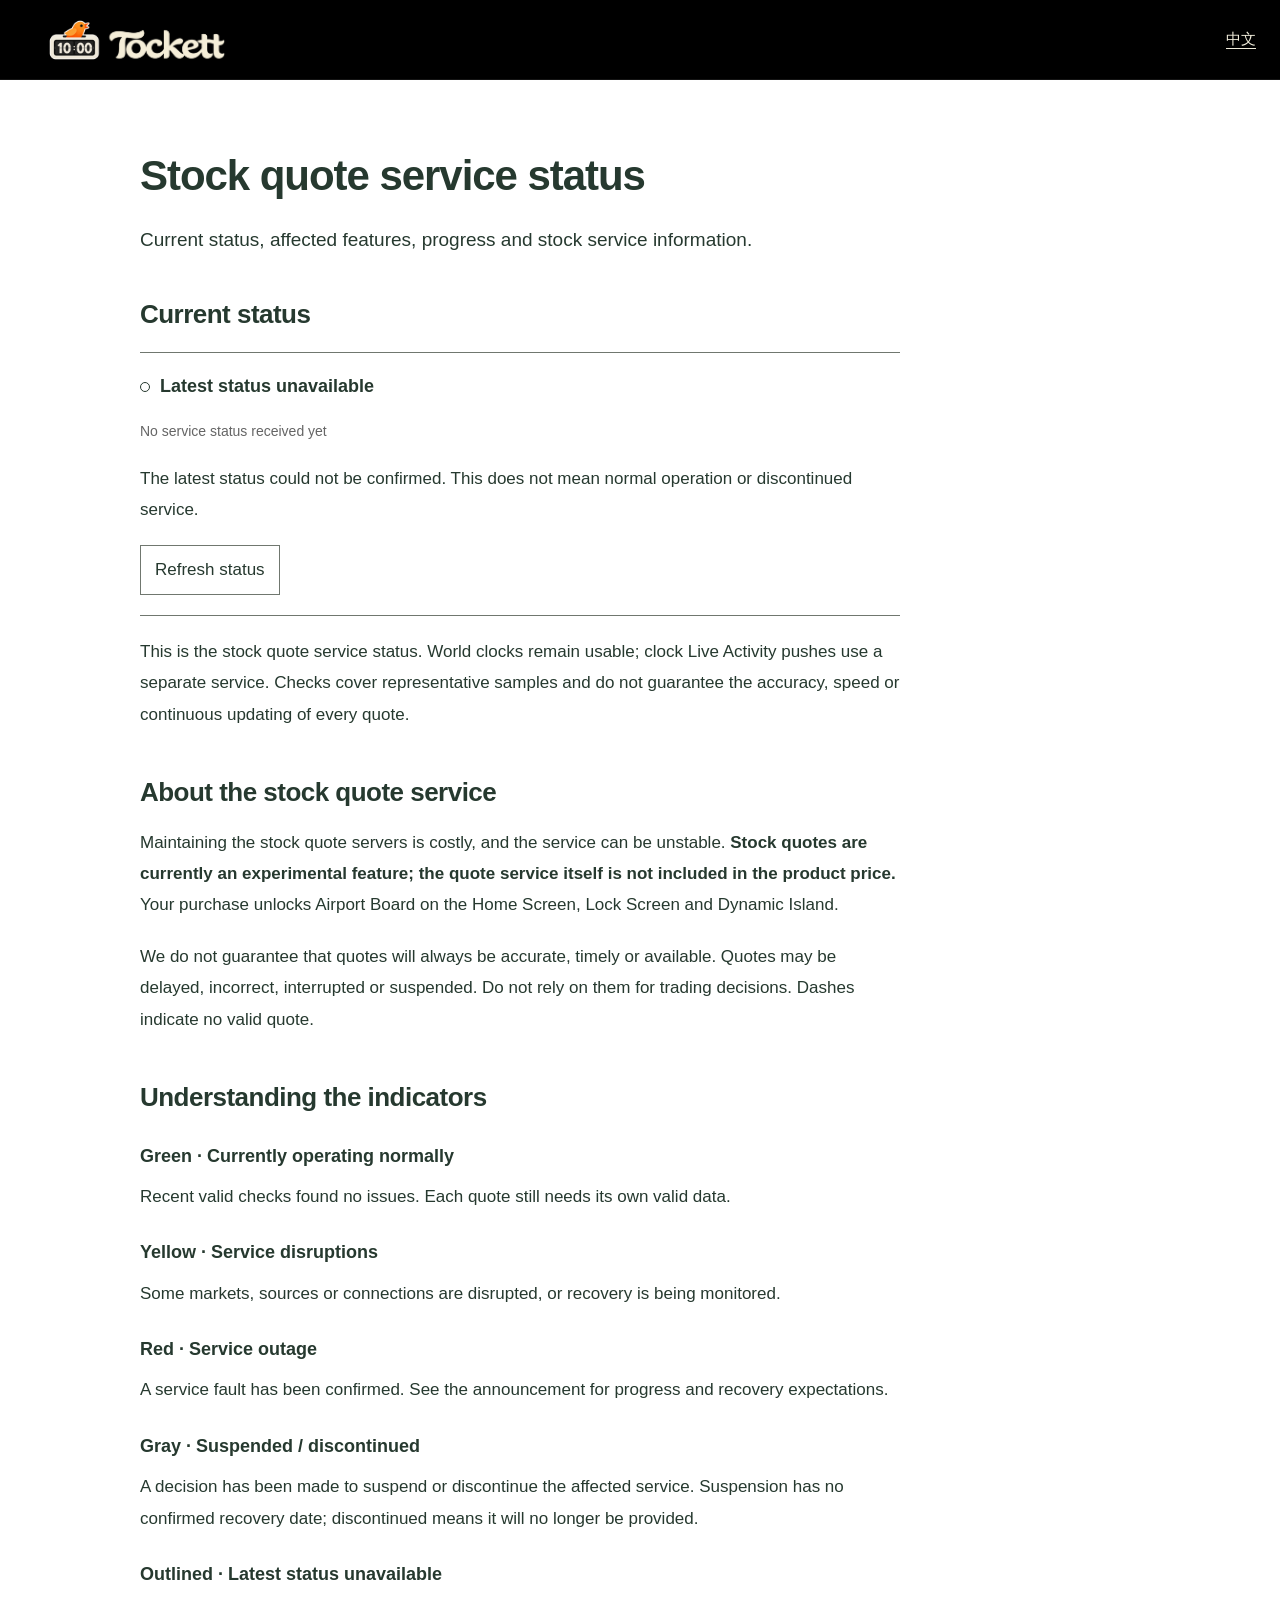
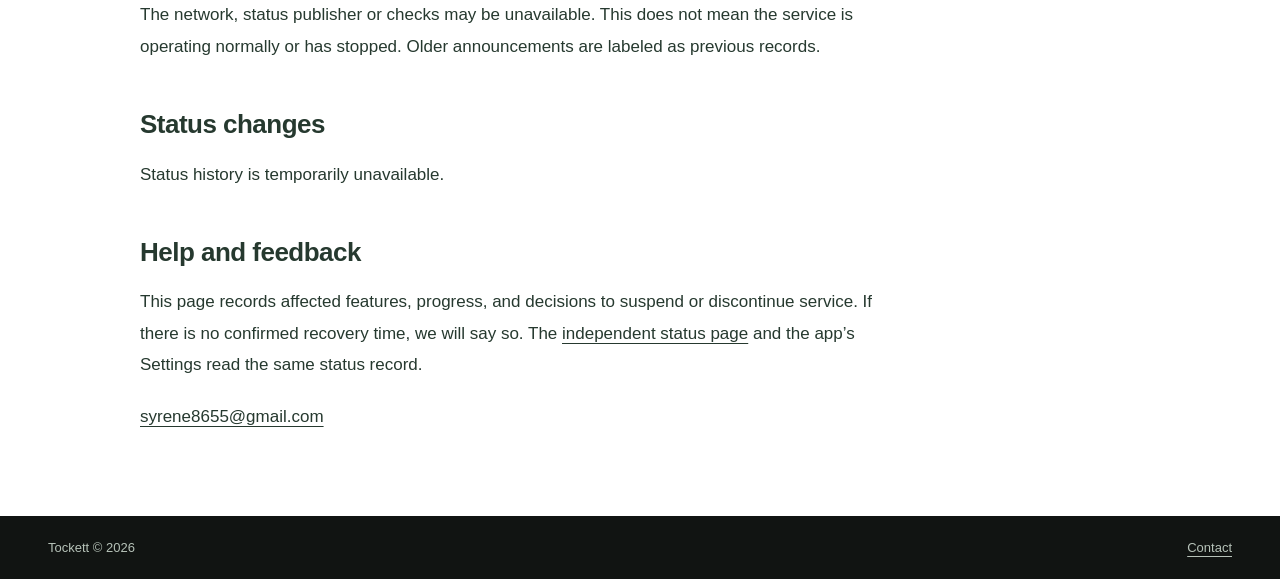
<file: public/index.html>
<!doctype html>
<html lang="en"><head><meta charset="utf-8"><meta name="viewport" content="width=device-width,initial-scale=1">
<title>Stock quote service status · Tockett</title><meta name="description" content="Current status, affected features, progress and stock service information.">
<link rel="stylesheet" href="./assets/content-site.css"><link rel="stylesheet" href="./assets/stock-status.css?v=0e6be5964e7a">
</head><body class="content-page status-standalone" id="top">
<header class="masthead"><img class="brand-lockup-img" src="./assets/tockett-01-standard-horizontal.svg" alt="Tockett" width="177.60152" height="42"><a href="zh/" lang="zh-CN">中文</a></header>
<main id="main" class="reading-shell"><div class="reading-heading"><h1>Stock quote service status</h1><p class="page-summary">Current status, affected features, progress and stock service information.</p></div><div class="reading-columns"><article class="reading-body"><h2 id="current-status">Current status</h2>
<section class="stock-service-status" data-stock-status data-language="en" aria-label="Stock quote service status">
<p class="stock-status-heading"><span class="stock-status-dot" data-state="unknown" aria-hidden="true"></span><strong data-status-title>Latest status unavailable</strong></p>
<p data-status-time>No service status received yet</p>
<p data-status-summary>Reading the independent status record. A failed request does not mean the service has stopped.</p>
<p data-status-scope></p><p data-status-detail></p>
<button type="button" class="stock-status-refresh">Refresh status</button>
</section>
<p>This is the stock quote service status. World clocks remain usable; clock Live Activity pushes use a separate service. Checks cover representative samples and do not guarantee the accuracy, speed or continuous updating of every quote.</p>
<h2 id="about">About the stock quote service</h2>
<p>Maintaining the stock quote servers is costly, and the service can be unstable. <strong>Stock quotes are currently an experimental feature; the quote service itself is not included in the product price.</strong> Your purchase unlocks Airport Board on the Home Screen, Lock Screen and Dynamic Island.</p>
<p>We do not guarantee that quotes will always be accurate, timely or available. Quotes may be delayed, incorrect, interrupted or suspended. Do not rely on them for trading decisions. Dashes indicate no valid quote.</p>
<h2 id="indicators">Understanding the indicators</h2>
<dl class="feature-definitions"><dt>Green · Currently operating normally</dt><dd>Recent valid checks found no issues. Each quote still needs its own valid data.</dd><dt>Yellow · Service disruptions</dt><dd>Some markets, sources or connections are disrupted, or recovery is being monitored.</dd><dt>Red · Service outage</dt><dd>A service fault has been confirmed. See the announcement for progress and recovery expectations.</dd><dt>Gray · Suspended / discontinued</dt><dd>A decision has been made to suspend or discontinue the affected service. Suspension has no confirmed recovery date; discontinued means it will no longer be provided.</dd><dt>Outlined · Latest status unavailable</dt><dd>The network, status publisher or checks may be unavailable. This does not mean the service is operating normally or has stopped. Older announcements are labeled as previous records.</dd></dl>
<h2 id="history">Status changes</h2>
<div class="stock-status-history" data-stock-history data-language="en"><p>Loading status history.</p></div>
<h2 id="contact">Help and feedback</h2>
<p>This page records affected features, progress, and decisions to suspend or discontinue service. If there is no confirmed recovery time, we will say so. The <a href="https://status.tockett.work/">independent status page</a> and the app’s Settings read the same status record.</p>
<p><a href="mailto:syrene8655@gmail.com">syrene8655@gmail.com</a></p>
</article></div></main>
<footer class="site-footer"><span>Tockett © 2026</span><a href="mailto:syrene8655@gmail.com">Contact</a></footer>
<script src="./assets/stock-status.js?v=0e6be5964e7a" defer></script></body></html>
</file>
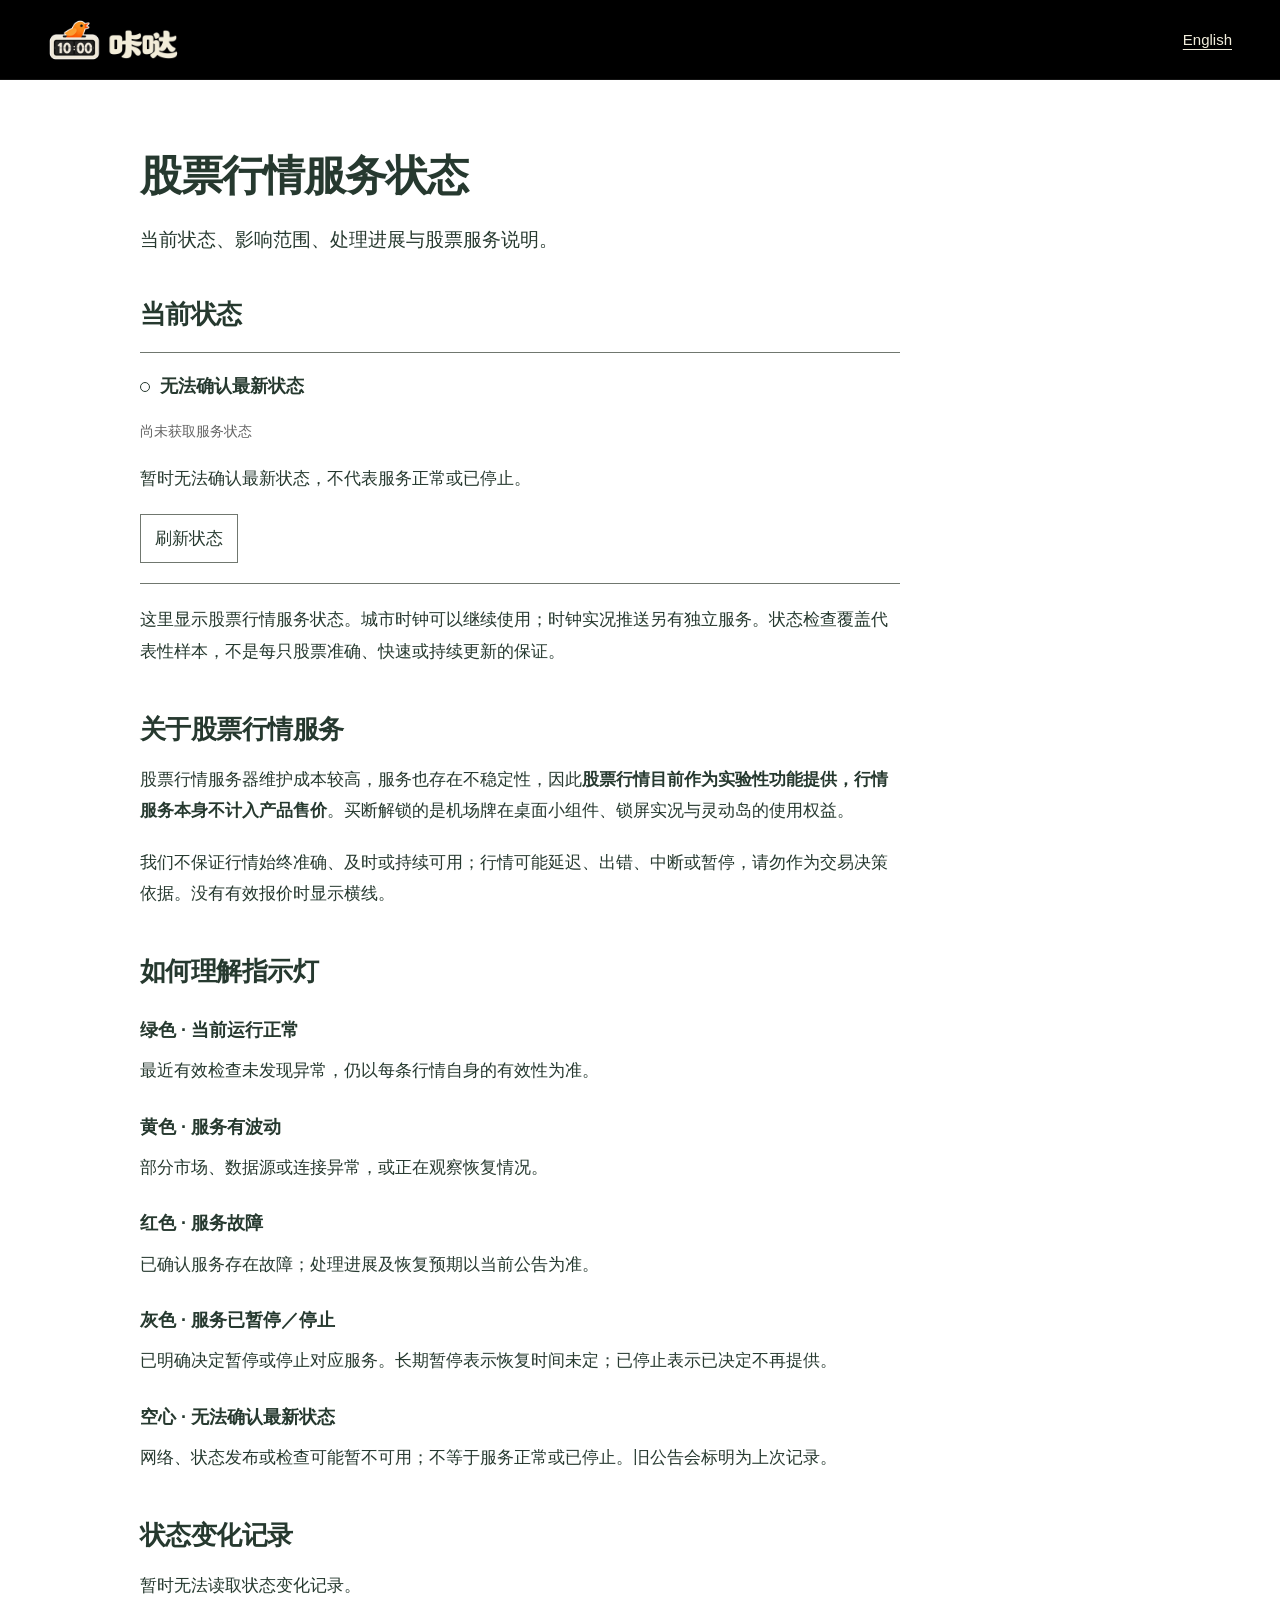
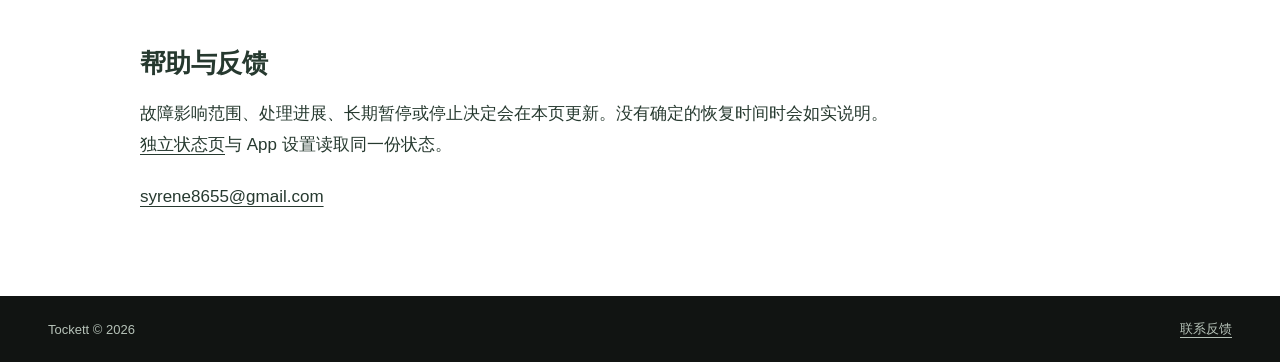
<file: public/zh/index.html>
<!doctype html>
<html lang="zh-CN"><head><meta charset="utf-8"><meta name="viewport" content="width=device-width,initial-scale=1">
<title>股票行情服务状态 · Tockett</title><meta name="description" content="当前状态、影响范围、处理进展与股票服务说明。">
<link rel="stylesheet" href="../assets/content-site.css"><link rel="stylesheet" href="../assets/stock-status.css?v=0e6be5964e7a">
</head><body class="content-page status-standalone" id="top">
<header class="masthead"><img class="brand-lockup-img" src="../assets/zh/tockett-zh-01-standard-horizontal.svg" alt="咔哒" width="130.58825917" height="42"><a href="../" lang="en">English</a></header>
<main id="main" class="reading-shell"><div class="reading-heading"><h1>股票行情服务状态</h1><p class="page-summary">当前状态、影响范围、处理进展与股票服务说明。</p></div><div class="reading-columns"><article class="reading-body"><h2 id="current-status">当前状态</h2>
<section class="stock-service-status" data-stock-status data-language="zh" aria-label="股票行情服务状态">
<p class="stock-status-heading"><span class="stock-status-dot" data-state="unknown" aria-hidden="true"></span><strong data-status-title>无法确认最新状态</strong></p>
<p data-status-time>尚未获取服务状态</p>
<p data-status-summary>正在读取独立状态记录；读取失败不代表服务已停止。</p>
<p data-status-scope></p><p data-status-detail></p>
<button type="button" class="stock-status-refresh">刷新状态</button>
</section>
<p>这里显示股票行情服务状态。城市时钟可以继续使用；时钟实况推送另有独立服务。状态检查覆盖代表性样本，不是每只股票准确、快速或持续更新的保证。</p>
<h2 id="about">关于股票行情服务</h2>
<p>股票行情服务器维护成本较高，服务也存在不稳定性，因此<strong>股票行情目前作为实验性功能提供，行情服务本身不计入产品售价</strong>。买断解锁的是机场牌在桌面小组件、锁屏实况与灵动岛的使用权益。</p>
<p>我们不保证行情始终准确、及时或持续可用；行情可能延迟、出错、中断或暂停，请勿作为交易决策依据。没有有效报价时显示横线。</p>
<h2 id="indicators">如何理解指示灯</h2>
<dl class="feature-definitions"><dt>绿色 · 当前运行正常</dt><dd>最近有效检查未发现异常，仍以每条行情自身的有效性为准。</dd><dt>黄色 · 服务有波动</dt><dd>部分市场、数据源或连接异常，或正在观察恢复情况。</dd><dt>红色 · 服务故障</dt><dd>已确认服务存在故障；处理进展及恢复预期以当前公告为准。</dd><dt>灰色 · 服务已暂停／停止</dt><dd>已明确决定暂停或停止对应服务。长期暂停表示恢复时间未定；已停止表示已决定不再提供。</dd><dt>空心 · 无法确认最新状态</dt><dd>网络、状态发布或检查可能暂不可用；不等于服务正常或已停止。旧公告会标明为上次记录。</dd></dl>
<h2 id="history">状态变化记录</h2>
<div class="stock-status-history" data-stock-history data-language="zh"><p>正在读取记录。</p></div>
<h2 id="contact">帮助与反馈</h2>
<p>故障影响范围、处理进展、长期暂停或停止决定会在本页更新。没有确定的恢复时间时会如实说明。<a href="https://status.tockett.work/zh/">独立状态页</a>与 App 设置读取同一份状态。</p>
<p><a href="mailto:syrene8655@gmail.com">syrene8655@gmail.com</a></p>
</article></div></main>
<footer class="site-footer"><span>Tockett © 2026</span><a href="mailto:syrene8655@gmail.com">联系反馈</a></footer>
<script src="../assets/stock-status.js?v=0e6be5964e7a" defer></script></body></html>
</file>
<file: public/assets/content-site.css>
/* Extension of the approved forest/cream system; shared reading and navigation. */
.content-page {--forest:#20382d;--cream:#f1eddb;--orange:#ff973d;--paper:#e9e8e2;--ink:#26392f;--muted:#656565;margin:0;background:#fff;color:var(--ink);font-family:-apple-system,BlinkMacSystemFont,"Helvetica Neue","PingFang SC",sans-serif;-webkit-font-smoothing:antialiased}
.content-page,.content-page * {box-sizing:border-box}
.content-page a {color:inherit;text-underline-offset:4px}
.content-page button {font:inherit}
.content-page .masthead {position:sticky;top:0;z-index:50;min-height:80px;padding:0 48px;background:#000;display:flex;align-items:center;gap:16px;border-bottom:1px solid #ffffff14}
.masthead .brand-group>a {display:flex;align-items:center;text-decoration:none;min-height:44px}
.content-page .brand-lockup-img {display:block;width:177.60152px;height:42px}
html[lang^="zh"] .masthead .brand-lockup-img {width:130.58825917px;height:42px}
.content-page .nav-pill-wrapper {display:flex;align-items:center;gap:4px;padding:4px 6px;background:#111612;border:1px solid #f1eddb1f;border-radius:999px;box-shadow:inset 0 2px 4px #0006}
.masthead .nav-pill-wrapper {margin-left:auto}
.masthead .nav-item {min-height:44px;display:flex;align-items:center;justify-content:center;padding:8px 22px;border-radius:999px;font-size:15px;font-weight:600;letter-spacing:.02em;text-decoration:none;white-space:nowrap;color:var(--cream)}
.masthead .nav-item.active {background:linear-gradient(180deg,#fff9e9,#e7dfc6);color:#20382d;box-shadow:0 2px 6px #0005}
.masthead .site-language {display:flex;align-items:center;justify-content:center;flex:none;width:44px;height:44px;font-size:14px;font-weight:500;color:var(--cream);text-decoration:none;border-radius:50%}
.masthead .site-language:hover {background:#ffffff14}
.masthead .site-language-picker {position:relative;flex:none;width:44px;height:44px}
.masthead .site-language {list-style:none;cursor:pointer}
.masthead .site-language::-webkit-details-marker {display:none}
.site-language>svg {display:block;flex:none}
.site-language-picker[open] .site-language {background:#ffffff14}
.language-menu {position:absolute;z-index:54;top:calc(100% + 8px);right:0;width:144px;max-width:calc(100vw - 32px);padding:6px;border:1px solid #f1eddb30;border-radius:12px;background:#111612;color:var(--cream);box-shadow:0 12px 28px #0005}
.language-menu a {display:flex;align-items:center;justify-content:space-between;gap:16px;min-height:44px;padding:10px 12px;border-radius:6px;font-size:15px;font-weight:500;line-height:1.4;letter-spacing:0;text-decoration:none;color:inherit;white-space:nowrap}
.language-menu a:hover,.language-menu a[aria-current="page"] {background:#ffffff14}
.language-menu a:focus-visible {outline:2px solid var(--orange);outline-offset:-2px}
.language-check {display:flex;visibility:hidden}
.language-menu a[aria-current="page"] .language-check {visibility:visible}
@media(min-width:768px) {
  html[lang^="en"] .masthead {gap:12px}
  html[lang^="en"] .masthead .nav-pill-wrapper {gap:6px}
  html[lang^="en"] .masthead .nav-item {padding-inline:18px;font-size:15px}
}
@media(min-width:1280px) and (max-width:1439px) {
  html[lang^="en"] .masthead {padding-right:24px}
  html[lang^="en"] .masthead .nav-item {padding-inline:8px;font-size:14px}
}
@media(min-width:1440px) {
  html[lang^="en"] .masthead .nav-item {padding-inline:clamp(10px,calc(3.333333vw - 38px),22px)}
}
@media(min-width:1800px) {
  html[lang^="en"] .masthead .nav-pill-wrapper {gap:8px}
}
.content-page .nav-item:hover:not(.active) {background:#ffffff14}
.content-page a:focus-visible,.content-page summary:focus-visible,.site-language:focus-visible {outline:2px solid var(--orange);outline-offset:4px}
.content-page .site-footer {display:flex;align-items:center;justify-content:space-between;flex-wrap:wrap;gap:24px;padding:24px 48px;background:#111412;color:#b6c2b8;font-size:13px}
.content-page .footer-links {display:flex;flex-wrap:wrap;gap:8px 28px}
.content-page .footer-links a {display:flex;align-items:center;min-height:44px;font-size:14px;text-decoration:none}
.content-page .site-footer a:hover {color:var(--cream)}
.content-skip {position:fixed;z-index:100;left:16px;top:-80px;padding:12px 16px;background:var(--cream)}
.content-skip:focus {top:12px}
.reading-shell {width:min(1120px,calc(100% - 96px));margin:auto;padding:40px 0 64px;scroll-margin-top:96px}
.breadcrumbs {display:flex;flex-wrap:wrap;align-items:center;gap:8px 12px;font-size:14px;line-height:1.6;color:var(--muted)}
.breadcrumbs a {display:inline-flex;align-items:center;min-height:44px}
.reading-heading {max-width:800px;margin:30px 0 40px}
.reading-heading h1 {margin:0 0 20px;font-size:42px;line-height:1.25;letter-spacing:-.025em;font-weight:600;text-wrap:pretty}
.reading-heading .split-flap-text {display:inline-flex;font-size:36px;margin-bottom:22px}
.content-page #airport-title .split-flap-text__tile::after {content:none}
html[lang^="en"] .content-page #airport-title [data-char="AIR"] {width:2em}
html[lang^="en"] .content-page #airport-title [data-char="PORT"] {width:2.7em}
html[lang^="en"] .content-page #airport-title [data-char="BOARD"] {width:3.7em}
.page-summary {margin:0;font-size:19px;line-height:1.75;text-wrap:pretty}
.page-byline {margin:20px 0 0;font-size:14px;line-height:1.7;color:var(--muted)}
.content-keep,.page-byline time {white-space:nowrap}
.reading-columns {display:grid;grid-template-columns:minmax(0,760px) 200px;gap:64px;align-items:start}
.reading-body {min-width:0;font-size:17px;line-height:1.85;overflow-wrap:break-word}
.reading-body h2 {margin:44px 0 16px;font-size:26px;line-height:1.4;font-weight:600;letter-spacing:-.02em;scroll-margin-top:108px}
.reading-body>h2:first-child {margin-top:0}
.reading-body h3 {margin:28px 0 12px;font-size:20px;line-height:1.5}
.reading-body p {margin:0 0 20px}
.reading-body ul,.reading-body ol {margin:0 0 24px;padding-left:1.5em}
.reading-body li {margin:0 0 16px;padding-left:4px}
.reading-body li strong {font-weight:600}
.reading-body figure {margin:32px 0}
.reading-body img {display:block;max-width:100%;height:auto}
.reading-body figcaption {margin:12px 0 0;font-size:14px;line-height:20px;color:var(--muted)}
.guide-figure {max-width:300px}
.product-figures {display:grid;grid-template-columns:1fr 1fr;gap:24px;max-width:600px;margin:32px 0}
.product-figures figure {margin:0}
.feature-definitions {margin:0}
.feature-definitions dt {font-size:18px;font-weight:600;margin-top:24px}
.feature-definitions dd {margin:8px 0 24px}
.tutorial-film {width:min(100%,360px)}
.tutorial-film video {display:block;width:100%;aspect-ratio:9/16;object-fit:contain;background:#000}
.desktop-toc {position:sticky;top:108px;padding:0 0 0 24px;border-left:1px solid #d6dbd5}
.desktop-toc h2 {margin:0 0 12px;font-size:15px;line-height:1.5;font-weight:600}
.desktop-toc a {display:block;padding:10px 0;font-size:14px;line-height:1.6;color:var(--muted);text-decoration:none}
.desktop-toc a:hover {color:var(--forest);text-decoration:underline}
.mobile-toc {display:none}
.topic-list {border-top:1px solid #c9ccc3}
.topic-link {display:flex;align-items:center;justify-content:space-between;gap:24px;min-height:100px;padding:22px 0;border-bottom:1px solid #c9ccc3;text-decoration:none}
.topic-text {display:grid;gap:10px}
.topic-text strong {font-size:20px;line-height:1.5;font-weight:600}
.topic-text>span {font-size:15px;line-height:1.7;color:var(--muted)}
.topic-link>span:last-child {flex:none;align-self:center}
.topic-link:hover strong {text-decoration:underline;text-underline-offset:4px}
.section-text-link,.product-detail-link a {display:inline-flex;align-items:center;min-height:44px;font-size:15px;text-decoration:underline;text-underline-offset:4px}
.section-text-link {margin-top:16px}
.product-detail-link {margin:0 0 20px}
.coming-inner {gap:32px}
.coming-desc {max-width:42em;margin:0;line-height:1.7}
.coming-desc>span {display:block}
.hero .cta-hint {display:block;max-width:100%;margin:0;color:var(--cream);font-size:calc(13px / .75);line-height:calc(20px / .75);letter-spacing:0}
.hero .cta-button,.content-download-button {gap:.5em;white-space:nowrap}
.cta-platform {display:inline-block;padding-right:.625em;border-right:1px solid currentColor;font-size:.8em;line-height:1;font-weight:600}
.related-content {margin-top:48px;padding-top:28px;border-top:1px solid #d6dbd5}
.related-content h2 {font-size:20px;line-height:1.5;margin:0 0 12px;font-weight:600}
.related-content a {display:inline-flex;align-items:center;min-height:44px;margin-right:28px;font-size:16px}
.support-question {border-bottom:1px solid #d6dbd5}
.support-question summary {cursor:pointer;padding:18px 0;min-height:60px;font-size:17px;font-weight:500}
.support-question p {font-size:16px;color:var(--muted);padding-right:12px}
.content-download {margin:40px 0 8px;padding:28px;background:var(--paper)}
.content-download-button {display:inline-flex;align-items:center;justify-content:center;border:0;border-radius:999px;background:var(--orange);color:var(--forest);min-width:180px;min-height:48px;font-size:16px;font-weight:600;opacity:1;cursor:default}
.content-download p {margin:12px 0 0;font-size:14px;color:var(--muted)}
@media(max-width:1100px) {
  .reading-columns {grid-template-columns:minmax(0,1fr) 180px;gap:40px}
}
@media(max-width:991px) {
  .content-page .masthead {padding:10px 24px;flex-wrap:wrap;gap:12px}
  .masthead .nav-item {padding:10px 16px}
  .reading-shell {width:calc(100% - 48px)}
  .reading-columns {grid-template-columns:1fr}
  .reading-body {max-width:760px}
  .desktop-toc {display:none}
  .mobile-toc {display:block;border-block:1px solid #d6dbd5;margin:0 0 32px}
  .mobile-toc summary {padding:16px 0;font-size:16px;min-height:56px;cursor:pointer}
  .mobile-toc nav {display:grid;padding-bottom:16px}
  .mobile-toc a {font-size:15px;line-height:1.6;padding:10px 0;min-height:44px}
}
@media(max-width:767px) {
  .hero .cta-button {width:160px}
  .hero .cta-hint {font-size:13px;line-height:20px}
  .masthead .brand-group {order:0}
  .masthead .site-language-picker {order:0;margin-left:auto}
  .masthead .nav-pill-wrapper {order:1;margin-left:0;width:100%}
  .content-page .masthead {padding:8px 16px;gap:6px}
  .content-page .brand-group {display:flex;align-items:center;min-height:65px;padding-inline:2px}
  .content-page .nav-pill-wrapper {justify-content:space-between;gap:0;padding:2px 4px}
  .masthead .nav-item {flex:1;padding:0 4px;font-size:14px;letter-spacing:0}
  .reading-shell {width:calc(100% - 32px);padding:24px 0 48px;scroll-margin-top:156px}
  .breadcrumbs {gap:6px 8px;font-size:13px}
  .reading-heading {margin:24px 0 28px}
  .reading-heading h1 {font-size:30px;line-height:1.35;margin-bottom:16px}
  .reading-heading .split-flap-text {font-size:30px}
  .page-summary {font-size:17px;line-height:1.75}
  .page-byline {font-size:13px;margin-top:16px}
  .reading-body {font-size:16px;line-height:1.85}
  .reading-body h2 {font-size:23px;margin-top:36px;scroll-margin-top:156px}
  .topic-link {gap:16px;padding:20px 0}
  .topic-text strong {font-size:17px}
  .topic-text>span {font-size:15px}
  .guide-figure {max-width:280px}
  .product-figures {gap:16px}
  .reading-body figcaption {font-size:14px;line-height:20px}
  .content-page .site-footer {padding:20px 16px;gap:12px}
  .content-page .footer-links {width:100%;gap:4px 20px}
  .content-download {padding:24px 20px}
}
@media(prefers-reduced-motion:reduce) {html {scroll-behavior:auto}}

/* Owner's IMG_8161–8167 screenshots: crop black carrier margins without altering image pixels. */
.screenshot-crop {--shot-ratio:1320 / 2682;display:block;position:relative;aspect-ratio:var(--shot-ratio);width:100%;padding:0;border:0;overflow:hidden;background:#000;line-height:0}
.screenshot-crop>img {display:block;position:absolute;max-width:none;width:100%;height:auto;left:0;top:-6.935123%}
.screenshot-crop--board {--shot-ratio:2250 / 950}
.screenshot-crop--board>img {width:127.466667%;left:-13.777778%;top:-7.368421%}
.screenshot-crop--screen {--shot-ratio:1188 / 1620}
.screenshot-crop--screen>img {width:111.111111%;left:-5.555556%;top:-12.592593%}
.screenshot-crop--colors {--shot-ratio:1320 / 1250}
.screenshot-crop--colors>img {top:-14.88%}
.screenshot-crop .editor-expand-icon {position:absolute}
.editor-capture {display:grid;place-items:center;container-type:size}
.editor-capture .screenshot-crop {width:min(100cqw,calc(100cqh * 1320 / 2682));height:auto}
.media-card--editor .screenshot-crop>img {height:auto;object-fit:initial}
.board-figure {max-width:100%}
.board-field-key {display:grid;gap:16px;margin:24px 0 32px}
.board-field-key>div {display:grid;grid-template-columns:100px minmax(0,1fr);gap:20px}
.board-field-key dt {font-size:16px;font-weight:600}
.board-field-key dd {margin:0;font-size:15px;line-height:1.75;color:var(--muted)}
.product-figures>figure:has(.screenshot-crop) {min-width:0}
@media(max-width:767px) {
  .board-field-key>div {grid-template-columns:1fr;gap:4px}
  .product-figures:has(.screenshot-crop--panel) {grid-template-columns:1fr;max-width:280px}
}

/* Keep expansion affordances outside the data on detail and guide images. */
.reading-body .screenshot-crop .editor-expand-icon {display:none}
.reading-body figure:has(.screenshot-crop) figcaption::after {content:" · 点击查看原图 ↗";color:var(--forest);white-space:nowrap}
html[lang^="en"] .reading-body figure:has(.screenshot-crop) figcaption::after {content:" · View original ↗"}

/* Keep full English labels readable in the existing mobile navigation row. */
@media(max-width:767px) {
  html[lang^="en"] .masthead .nav-pill-wrapper {gap:4px;padding:4px 6px}
  html[lang^="en"] .masthead .nav-item {flex:1 1 auto;padding-inline:clamp(6px,calc(8.571429vw - 21.428571px),12px)}
}
</file>
<file: public/assets/stock-status.css>
.stock-service-status{padding:20px 0;border-top:1px solid #70776f;border-bottom:1px solid #70776f;margin:20px 0}
.stock-service-status .stock-status-heading{display:flex;align-items:center;gap:10px;font-size:18px;line-height:1.5}
.stock-status-dot{display:inline-block;flex:none;width:10px;height:10px;border-radius:50%;border:1.5px solid currentColor;vertical-align:middle}
.stock-status-dot[data-state="operational"]{background:#24753d;border-color:#24753d}
.stock-status-dot[data-state="degraded"]{background:#986400;border-color:#986400}
.stock-status-dot[data-state="outage"]{background:#b7352b;border-color:#b7352b}
.stock-status-dot[data-state="suspended"],.stock-status-dot[data-state="discontinued"]{background:#656565;border-color:#656565}
.stock-status-refresh{font:inherit;color:inherit;background:transparent;border:1px solid #70776f;padding:8px 14px;min-height:44px;cursor:pointer}
.stock-status-refresh:focus-visible{outline:2px solid #20382d;outline-offset:3px}
.stock-status-refresh:disabled{cursor:wait}
.stock-status-history article{padding:16px 0;border-bottom:1px solid #c1c3b9}
.stock-status-history time,[data-status-time]{font-size:14px;line-height:1.6;color:#656565}
.stock-status-history h3{font-size:17px;line-height:1.5;margin:0 0 8px}
.stock-status-entry{display:inline-flex;flex-wrap:wrap;align-items:center;gap:8px;min-height:44px;font:inherit;text-decoration:underline;text-underline-offset:3px}
.stock-status-entry .stock-status-label{font-size:14px}
.status-standalone .masthead{justify-content:space-between}
.status-standalone .masthead>a{color:#f1eddb;font-size:15px;min-height:44px;display:flex;align-items:center}
.status-standalone .reading-shell{max-width:1000px}
.status-standalone .reading-columns{display:block}
.status-standalone .reading-body{max-width:760px}
@media(max-width:600px){.status-standalone .masthead{height:auto;min-height:90px;padding:16px;gap:16px;flex-wrap:wrap}.status-standalone .masthead>a{max-width:100%;white-space:normal}.stock-status-heading strong{overflow-wrap:anywhere}}

.help-intro .stock-status-entry{margin-top:20px;display:flex;width:fit-content;font-size:16px;line-height:1.6}
</file>
